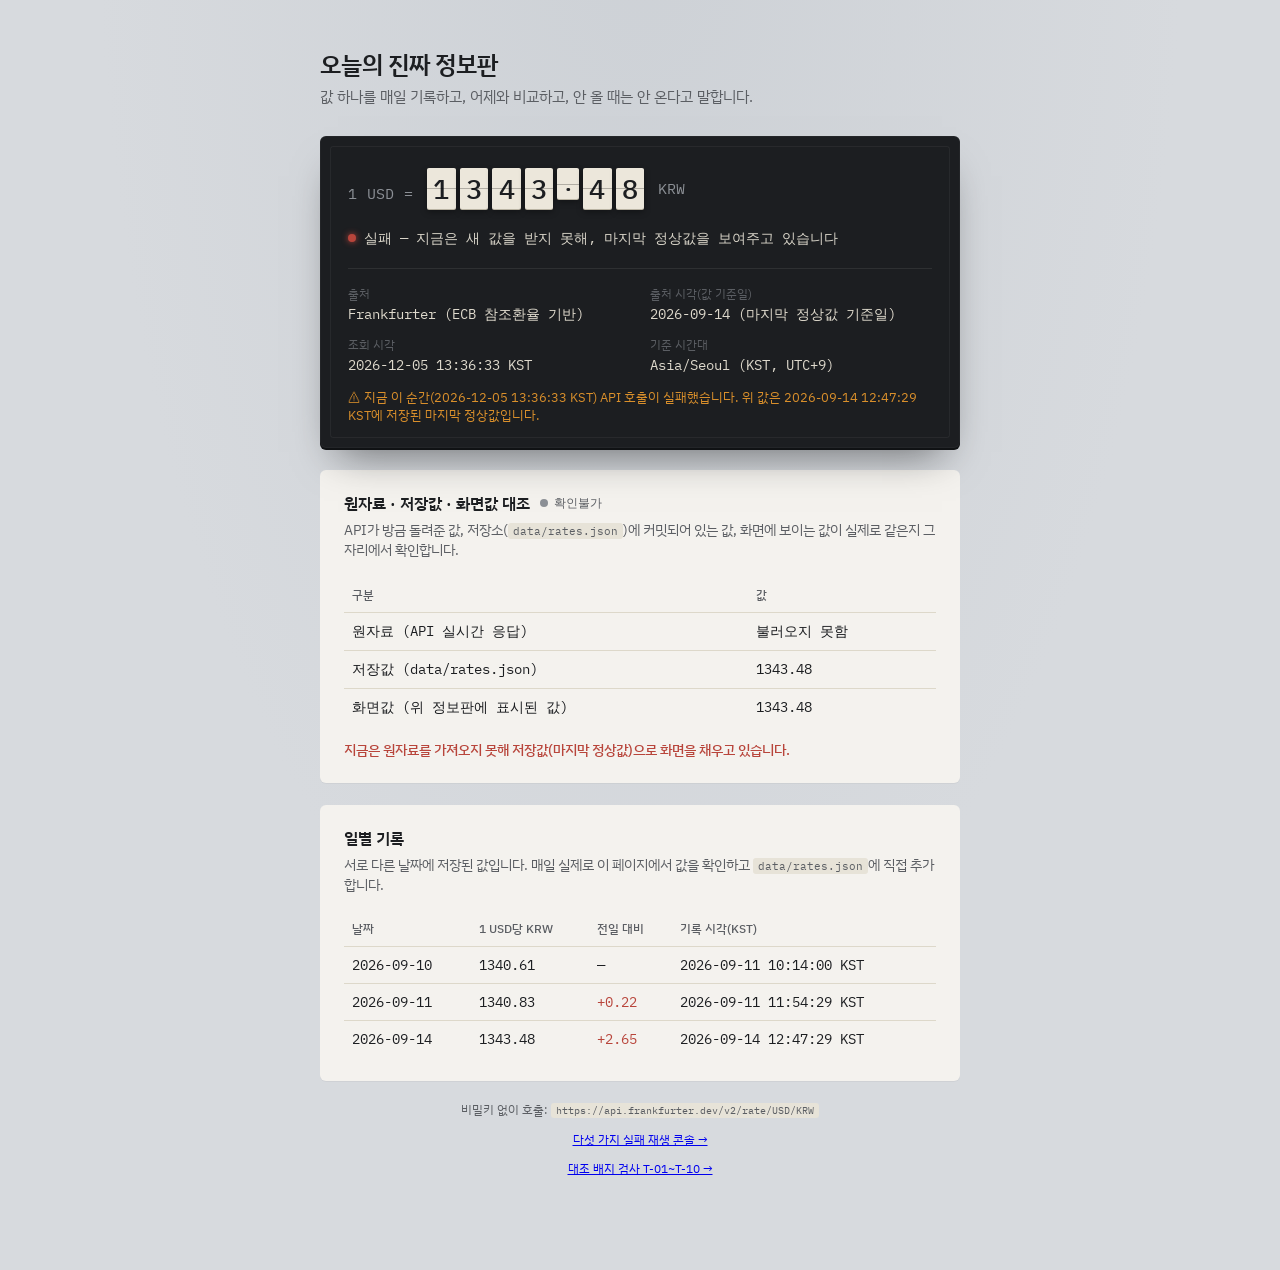
<file: index.html>
<!doctype html>
<html lang="ko">
<head>
<meta charset="UTF-8">
<meta name="viewport" content="width=device-width, initial-scale=1.0">
<title>오늘의 진짜 정보판 — USD/KRW</title>
<link rel="preconnect" href="https://fonts.googleapis.com">
<link rel="preconnect" href="https://fonts.gstatic.com" crossorigin>
<link href="https://fonts.googleapis.com/css2?family=IBM+Plex+Mono:wght@400;500;600&family=IBM+Plex+Sans+KR:wght@400;500;600&display=swap" rel="stylesheet">
<link rel="stylesheet" href="style.css">
</head>
<body>

  <main class="room">
    <header class="page-head">
      <h1>오늘의 진짜 정보판</h1>
      <p class="page-sub">값 하나를 매일 기록하고, 어제와 비교하고, 안 올 때는 안 온다고 말합니다.</p>
    </header>

    <section class="board" id="board" aria-live="polite">

      <div class="board-row board-top">
        <span class="board-label">1 USD =</span>
        <div class="flap-group" id="flapGroup" aria-label="환율 값"></div>
        <span class="board-unit" id="unitLabel">KRW</span>
      </div>

      <div class="board-status" id="statusLine">
        <span class="status-dot" id="statusDot"></span>
        <span id="statusText">조회 중…</span>
      </div>

      <dl class="board-meta">
        <div class="meta-item">
          <dt>출처</dt>
          <dd id="metaSource">—</dd>
        </div>
        <div class="meta-item">
          <dt>출처 시각(값 기준일)</dt>
          <dd id="metaSourceDate">—</dd>
        </div>
        <div class="meta-item">
          <dt>조회 시각</dt>
          <dd id="metaFetchedAt">—</dd>
        </div>
        <div class="meta-item">
          <dt>기준 시간대</dt>
          <dd id="metaTz">Asia/Seoul (KST, UTC+9)</dd>
        </div>
      </dl>

      <p class="board-note" id="boardNote"></p>
    </section>

    <section class="evidence">
      <h2>
        원자료 · 저장값 · 화면값 대조
        <span class="evidence-badge" id="evidenceBadge">
          <span class="dot"></span><span class="label">확인 중…</span>
        </span>
      </h2>
      <p class="evidence-sub">API가 방금 돌려준 값, 저장소(<code>data/rates.json</code>)에 커밋되어 있는 값, 화면에 보이는 값이 실제로 같은지 그 자리에서 확인합니다.</p>
      <table class="evidence-table" id="evidenceTable">
        <thead>
          <tr><th>구분</th><th>값</th></tr>
        </thead>
        <tbody>
          <tr>
            <td>원자료 (API 실시간 응답)</td>
            <td id="evRaw">—</td>
          </tr>
          <tr>
            <td>저장값 (data/rates.json)</td>
            <td id="evStored">—</td>
          </tr>
          <tr>
            <td>화면값 (위 정보판에 표시된 값)</td>
            <td id="evScreen">—</td>
          </tr>
        </tbody>
      </table>
      <p class="evidence-result" id="evidenceResult">확인 중…</p>
    </section>

    <section class="log">
      <h2>일별 기록</h2>
      <p class="log-sub">서로 다른 날짜에 저장된 값입니다. 매일 실제로 이 페이지에서 값을 확인하고 <code>data/rates.json</code>에 직접 추가합니다.</p>
      <table class="log-table" id="logTable">
        <thead>
          <tr><th>날짜</th><th>1 USD당 KRW</th><th>전일 대비</th><th>기록 시각(KST)</th></tr>
        </thead>
        <tbody id="logBody">
        </tbody>
      </table>
    </section>

    <footer class="page-foot">
      <p>비밀키 없이 호출: <code id="sourceUrlText">https://api.frankfurter.dev/v2/rate/USD/KRW</code></p>
      <p><a href="test.html">다섯 가지 실패 재생 콘솔 →</a></p>
      <p><a href="badge-test.html">대조 배지 검사 T-01~T-10 →</a></p>
    </footer>
  </main>

<script src="lib/evidence-badge.js"></script>
<script src="app.js"></script>
</body>
</html>
</file>
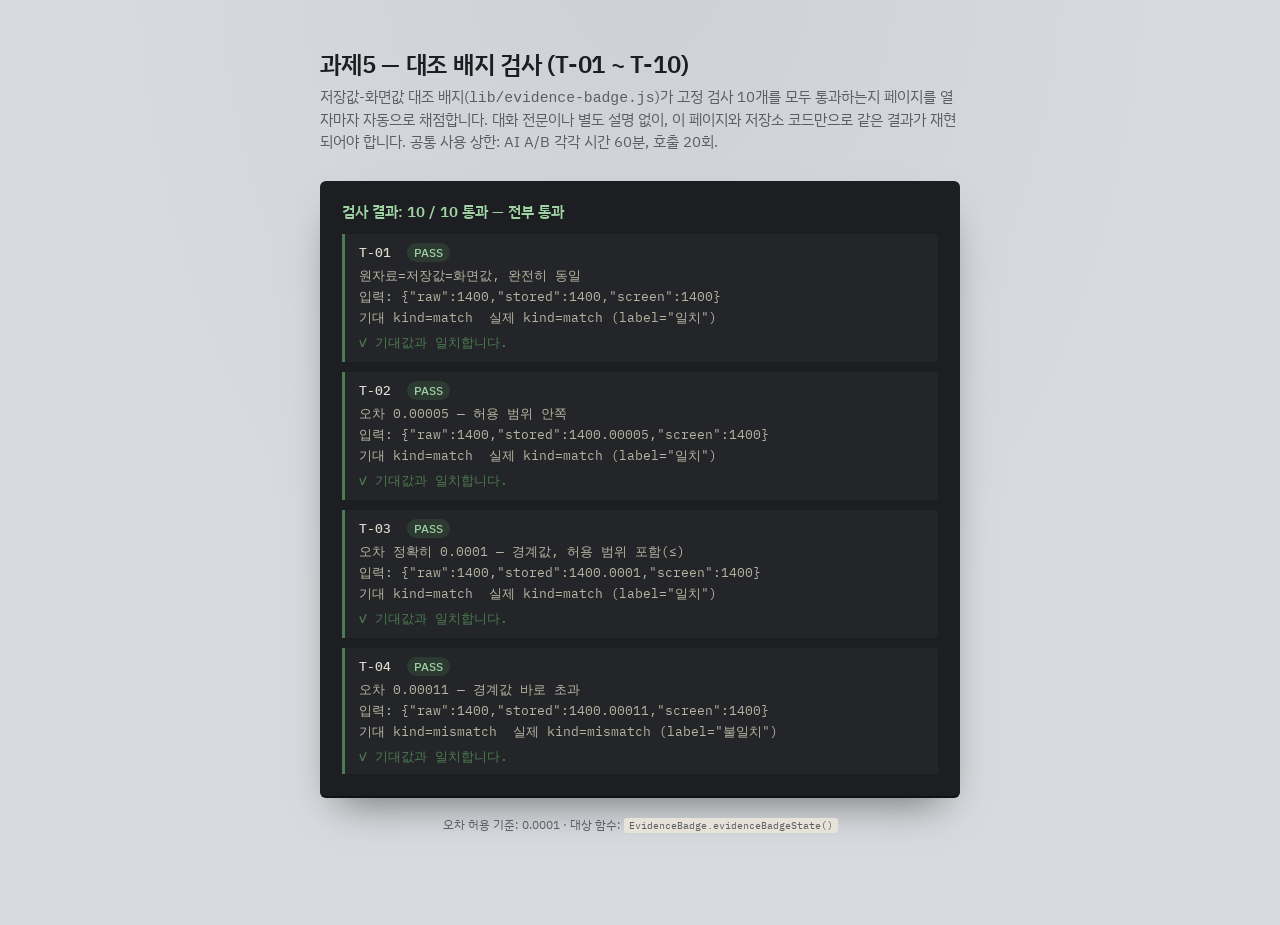
<file: badge-test.html>
<!doctype html>
<html lang="ko">
<head>
<meta charset="UTF-8">
<meta name="viewport" content="width=device-width, initial-scale=1.0">
<title>과제5 — 대조 배지 검사 T-01~T-10</title>
<link rel="preconnect" href="https://fonts.googleapis.com">
<link rel="preconnect" href="https://fonts.gstatic.com" crossorigin>
<link href="https://fonts.googleapis.com/css2?family=IBM+Plex+Mono:wght@400;500;600&family=IBM+Plex+Sans+KR:wght@400;500;600&display=swap" rel="stylesheet">
<link rel="stylesheet" href="style.css">
<link rel="stylesheet" href="test.css">
</head>
<body>
  <main class="room">
    <header class="page-head">
      <h1>과제5 — 대조 배지 검사 (T-01 ~ T-10)</h1>
      <p class="page-sub">
        저장값-화면값 대조 배지(<code>lib/evidence-badge.js</code>)가 고정 검사 10개를 모두 통과하는지
        페이지를 열자마자 자동으로 채점합니다. 대화 전문이나 별도 설명 없이, 이 페이지와 저장소 코드만으로
        같은 결과가 재현되어야 합니다. 공통 사용 상한: AI A/B 각각 시간 60분, 호출 20회.
      </p>
    </header>

    <section class="console-panel">
      <div class="console-head">
        <h2 id="summaryTitle">채점 중…</h2>
      </div>
      <div id="log" class="console-log"></div>
    </section>

    <footer class="page-foot">
      <p>오차 허용 기준: 0.0001 · 대상 함수: <code>EvidenceBadge.evidenceBadgeState()</code></p>
    </footer>
  </main>

<script src="lib/evidence-badge.js"></script>
<script src="badge-test.js"></script>
</body>
</html>
</file>
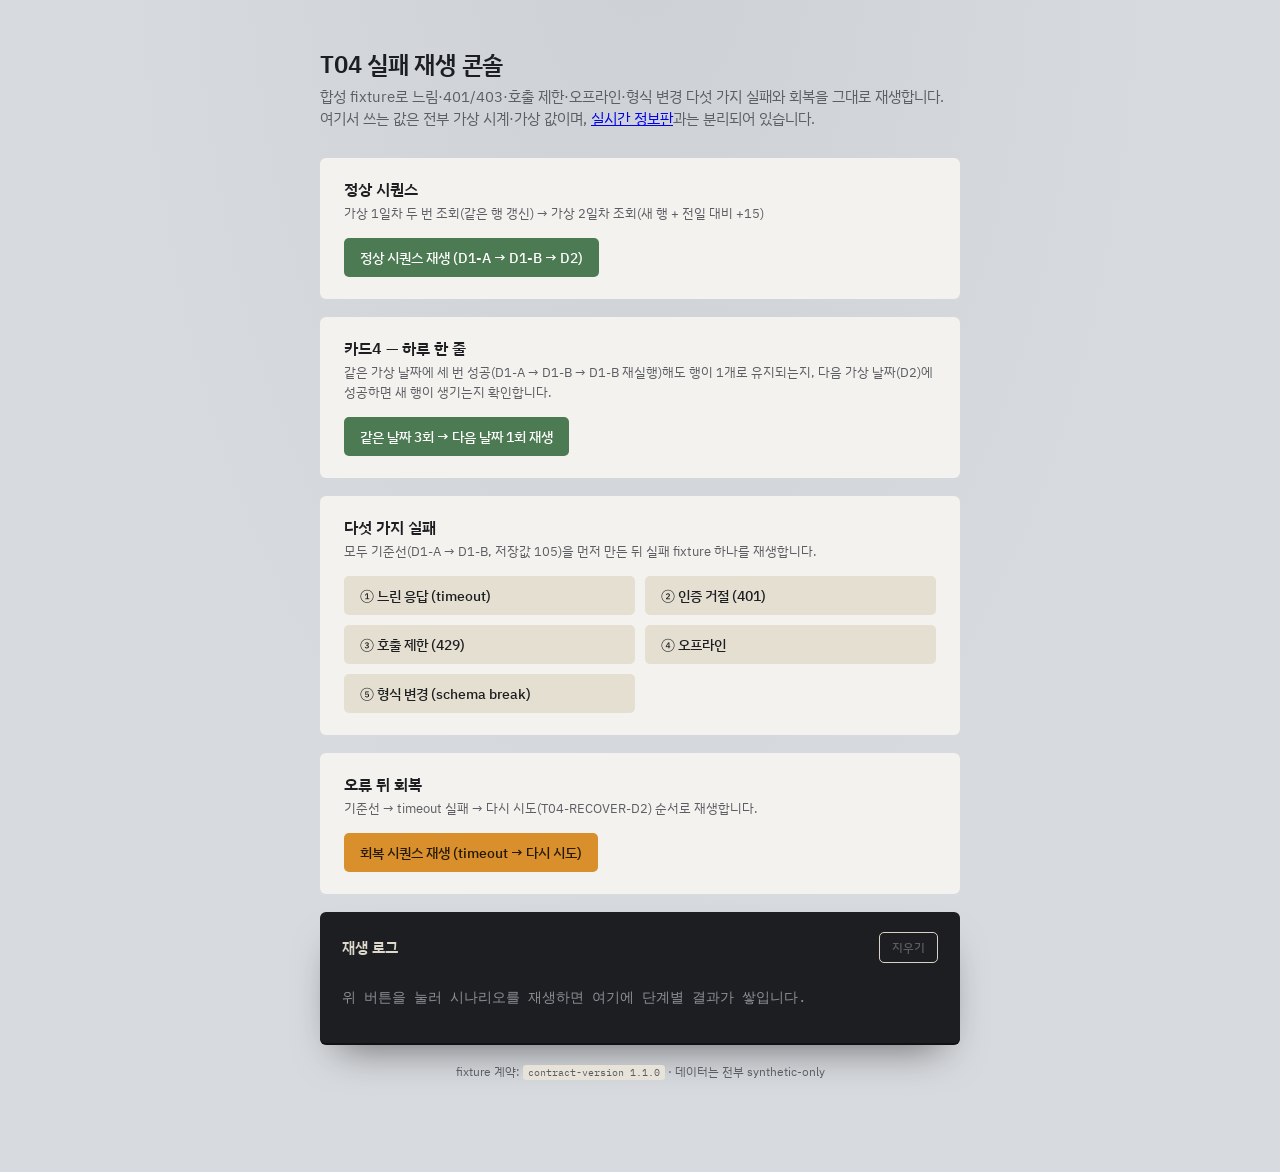
<file: test.html>
<!doctype html>
<html lang="ko">
<head>
<meta charset="UTF-8">
<meta name="viewport" content="width=device-width, initial-scale=1.0">
<title>T04 실패 재생 콘솔 — 오늘의 진짜 정보판</title>
<link rel="preconnect" href="https://fonts.googleapis.com">
<link rel="preconnect" href="https://fonts.gstatic.com" crossorigin>
<link href="https://fonts.googleapis.com/css2?family=IBM+Plex+Mono:wght@400;500;600&family=IBM+Plex+Sans+KR:wght@400;500;600&display=swap" rel="stylesheet">
<link rel="stylesheet" href="style.css">
<link rel="stylesheet" href="test.css">
</head>
<body>
  <main class="room">
    <header class="page-head">
      <h1>T04 실패 재생 콘솔</h1>
      <p class="page-sub">
        합성 fixture로 느림·401/403·호출 제한·오프라인·형식 변경 다섯 가지 실패와 회복을 그대로 재생합니다.
        여기서 쓰는 값은 전부 가상 시계·가상 값이며, <a href="index.html">실시간 정보판</a>과는 분리되어 있습니다.
      </p>
    </header>

    <section class="scenario-panel">
      <h2>정상 시퀀스</h2>
      <p class="panel-sub">가상 1일차 두 번 조회(같은 행 갱신) → 가상 2일차 조회(새 행 + 전일 대비 +15)</p>
      <button class="btn btn-normal" data-scenario="normal">정상 시퀀스 재생 (D1-A → D1-B → D2)</button>
    </section>

    <section class="scenario-panel">
      <h2>카드4 — 하루 한 줄</h2>
      <p class="panel-sub">같은 가상 날짜에 세 번 성공(D1-A → D1-B → D1-B 재실행)해도 행이 1개로 유지되는지, 다음 가상 날짜(D2)에 성공하면 새 행이 생기는지 확인합니다.</p>
      <button class="btn btn-normal" data-scenario="dedupe">같은 날짜 3회 → 다음 날짜 1회 재생</button>
    </section>

    <section class="scenario-panel">
      <h2>다섯 가지 실패</h2>
      <p class="panel-sub">모두 기준선(D1-A → D1-B, 저장값 105)을 먼저 만든 뒤 실패 fixture 하나를 재생합니다.</p>
      <div class="btn-grid">
        <button class="btn btn-fail" data-scenario="fail" data-fixture="T04-TIMEOUT">① 느린 응답 (timeout)</button>
        <button class="btn btn-fail" data-scenario="fail" data-fixture="T04-AUTH-401">② 인증 거절 (401)</button>
        <button class="btn btn-fail" data-scenario="fail" data-fixture="T04-RATE-429">③ 호출 제한 (429)</button>
        <button class="btn btn-fail" data-scenario="fail" data-fixture="T04-OFFLINE">④ 오프라인</button>
        <button class="btn btn-fail" data-scenario="fail" data-fixture="T04-SCHEMA-BREAK">⑤ 형식 변경 (schema break)</button>
      </div>
    </section>

    <section class="scenario-panel">
      <h2>오류 뒤 회복</h2>
      <p class="panel-sub">기준선 → timeout 실패 → 다시 시도(T04-RECOVER-D2) 순서로 재생합니다.</p>
      <button class="btn btn-recover" data-scenario="recover">회복 시퀀스 재생 (timeout → 다시 시도)</button>
    </section>

    <section class="console-panel">
      <div class="console-head">
        <h2>재생 로그</h2>
        <button class="btn btn-ghost" id="clearLog">지우기</button>
      </div>
      <div id="log" class="console-log">
        <p class="console-empty">위 버튼을 눌러 시나리오를 재생하면 여기에 단계별 결과가 쌓입니다.</p>
      </div>
    </section>

    <footer class="page-foot">
      <p>fixture 계약: <code>contract-version 1.1.0</code> · 데이터는 전부 synthetic-only</p>
    </footer>
  </main>

<script src="lib/adapter.js"></script>
<script src="test.js"></script>
</body>
</html>
</file>
<file: style.css>
:root{
  --room-bg: #d7dade;
  --room-bg-2: #cdd1d6;
  --board-bg: #1c1e21;
  --board-edge: #101214;
  --flap-bg: #ece7db;
  --flap-shadow: #b9b3a2;
  --ink: #1c1e21;
  --amber: #d98f2b;
  --amber-dim: #8a5e1e;
  --red: #b8453b;
  --green: #4c7a52;
  --slate: #8c9096;
  --slate-dim: #5b5e63;
  --paper: #f4f2ee;
  --font-mono: "IBM Plex Mono", ui-monospace, "SFMono-Regular", Menlo, monospace;
  --font-sans: "IBM Plex Sans KR", "Pretendard", -apple-system, sans-serif;
}

*{ box-sizing: border-box; }

body{
  margin: 0;
  min-height: 100vh;
  background:
    radial-gradient(ellipse at 50% -10%, var(--room-bg-2), var(--room-bg) 60%);
  font-family: var(--font-sans);
  color: var(--ink);
  padding: 48px 20px 80px;
}

.room{
  max-width: 640px;
  margin: 0 auto;
}

.page-head{
  text-align: left;
  margin-bottom: 28px;
}
.page-head h1{
  font-size: 1.5rem;
  font-weight: 600;
  margin: 0 0 6px;
  letter-spacing: -0.01em;
}
.page-sub{
  margin: 0;
  color: var(--slate-dim);
  font-size: 0.92rem;
  line-height: 1.5;
}

/* ---- Board ---- */
.board{
  background: var(--board-bg);
  border-radius: 6px;
  padding: 32px 28px 24px;
  box-shadow:
    0 2px 0 var(--board-edge),
    0 22px 40px -18px rgba(10,10,10,0.55),
    inset 0 0 0 1px rgba(255,255,255,0.03);
  position: relative;
}
.board::before{
  /* mounting screws, subtle */
  content: "";
  position: absolute;
  inset: 10px;
  border: 1px solid rgba(255,255,255,0.05);
  border-radius: 3px;
  pointer-events: none;
}

.board-row.board-top{
  display: flex;
  align-items: baseline;
  gap: 14px;
  flex-wrap: wrap;
}
.board-label{
  font-family: var(--font-mono);
  color: var(--slate);
  font-size: 0.95rem;
  letter-spacing: 0.02em;
}
.board-unit{
  font-family: var(--font-mono);
  color: var(--slate);
  font-size: 0.95rem;
  align-self: center;
}

.flap-group{
  display: flex;
  gap: 4px;
}
.flap{
  background: var(--flap-bg);
  color: var(--ink);
  font-family: var(--font-mono);
  font-weight: 500;
  font-size: 1.7rem;
  width: 1.05em;
  height: 1.5em;
  display: flex;
  align-items: center;
  justify-content: center;
  border-radius: 2px;
  position: relative;
  box-shadow: 0 1px 0 var(--flap-shadow), 0 3px 6px rgba(0,0,0,0.35);
}
.flap::after{
  /* the split line across the middle of each flap */
  content: "";
  position: absolute;
  left: 0; right: 0; top: 50%;
  height: 1px;
  background: rgba(0,0,0,0.25);
}
.flap.dim{
  color: var(--slate-dim);
  background: #d9d4c6;
}
.flap.punct{
  font-size: 1.3rem;
}

.board-status{
  display: flex;
  align-items: center;
  gap: 8px;
  margin-top: 20px;
  font-family: var(--font-mono);
  font-size: 0.85rem;
}
.status-dot{
  width: 8px;
  height: 8px;
  border-radius: 50%;
  background: var(--slate);
  flex: none;
}
.status-dot.ok{ background: var(--green); box-shadow: 0 0 6px var(--green); }
.status-dot.stale{ background: var(--amber); box-shadow: 0 0 6px var(--amber); }
.status-dot.fail{ background: var(--red); box-shadow: 0 0 6px var(--red); }
#statusText{ color: #d8d4c8; }

.board-meta{
  margin: 20px 0 0;
  display: grid;
  grid-template-columns: 1fr 1fr;
  gap: 12px 20px;
  padding-top: 16px;
  border-top: 1px solid rgba(255,255,255,0.08);
}
.meta-item dt{
  font-size: 0.72rem;
  color: var(--slate-dim);
  margin: 0 0 3px;
}
.meta-item dd{
  margin: 0;
  font-family: var(--font-mono);
  font-size: 0.85rem;
  color: #ded9cc;
}

.board-note{
  margin: 14px 0 0;
  font-size: 0.8rem;
  color: var(--amber);
  min-height: 1.2em;
}

/* ---- Evidence + Log sections (paper cards) ---- */
.evidence, .log{
  background: var(--paper);
  border-radius: 6px;
  padding: 22px 24px 24px;
  margin-top: 22px;
  box-shadow: 0 1px 0 rgba(0,0,0,0.04);
}
.evidence h2, .log h2{
  font-size: 1rem;
  margin: 0 0 6px;
  font-weight: 600;
  display: flex;
  align-items: center;
  gap: 10px;
}

.evidence-badge{
  display: inline-flex;
  align-items: center;
  gap: 6px;
  font-size: 0.72rem;
  font-weight: 500;
  font-family: var(--font-mono);
  color: var(--slate-dim);
}
.evidence-badge .dot{
  width: 8px;
  height: 8px;
  border-radius: 50%;
  background: var(--slate);
  flex: none;
}
.evidence-badge.match .dot{ background: var(--green); box-shadow: 0 0 6px var(--green); }
.evidence-badge.mismatch .dot{ background: var(--red); box-shadow: 0 0 6px var(--red); }
.evidence-badge.unknown .dot{ background: var(--slate); }
.evidence-badge.match .label{ color: var(--green); }
.evidence-badge.mismatch .label{ color: var(--red); }
.evidence-badge.unknown .label{ color: var(--slate-dim); }
.evidence-sub, .log-sub{
  margin: 0 0 16px;
  font-size: 0.85rem;
  color: var(--slate-dim);
  line-height: 1.5;
}
.evidence-sub code, .log-sub code, .page-foot code{
  font-family: var(--font-mono);
  background: #e7e3d8;
  padding: 1px 5px;
  border-radius: 3px;
  font-size: 0.82em;
}

table{
  width: 100%;
  border-collapse: collapse;
  font-size: 0.88rem;
}
th, td{
  text-align: left;
  padding: 9px 8px;
  border-bottom: 1px solid #ddd8ca;
}
th{
  color: var(--slate-dim);
  font-weight: 500;
  font-size: 0.78rem;
}
td{ font-family: var(--font-mono); }
tbody tr:last-child td{ border-bottom: none; }

.evidence-result{
  margin: 14px 0 0;
  font-size: 0.88rem;
  font-weight: 500;
}
.evidence-result.ok{ color: var(--green); }
.evidence-result.mismatch{ color: var(--red); }

.diff-up{ color: var(--red); }
.diff-down{ color: var(--green); }
.diff-flat{ color: var(--slate-dim); }

.page-foot{
  margin-top: 20px;
  text-align: center;
  font-size: 0.78rem;
  color: var(--slate-dim);
}

@media (max-width: 480px){
  .board{ padding: 24px 18px 20px; }
  .flap{ font-size: 1.3rem; width: 1em; height: 1.4em; }
  .board-meta{ grid-template-columns: 1fr; }
}

@media (prefers-reduced-motion: reduce){
  * { transition: none !important; }
}
</file>
<file: test.css>
.scenario-panel{
  background: var(--paper);
  border-radius: 6px;
  padding: 20px 24px 22px;
  margin-top: 18px;
}
.scenario-panel h2{
  font-size: 0.98rem;
  margin: 0 0 4px;
  font-weight: 600;
}
.panel-sub{
  margin: 0 0 14px;
  font-size: 0.83rem;
  color: var(--slate-dim);
  line-height: 1.5;
}

.btn{
  font-family: var(--font-sans);
  font-size: 0.85rem;
  font-weight: 500;
  border: none;
  border-radius: 5px;
  padding: 10px 16px;
  cursor: pointer;
  transition: filter 0.15s ease;
}
.btn:hover{ filter: brightness(1.06); }
.btn:active{ filter: brightness(0.95); }

.btn-normal{ background: var(--green); color: #fff; }
.btn-fail{ background: #e4dfd1; color: var(--ink); text-align: left; }
.btn-recover{ background: var(--amber); color: #241a06; }
.btn-ghost{ background: transparent; color: var(--slate-dim); border: 1px solid #d8d3c4; padding: 6px 12px; font-size: 0.78rem; }

.btn-grid{
  display: grid;
  grid-template-columns: 1fr 1fr;
  gap: 10px;
}
@media (max-width: 480px){
  .btn-grid{ grid-template-columns: 1fr; }
}

.console-panel{
  background: var(--board-bg);
  border-radius: 6px;
  padding: 20px 22px 22px;
  margin-top: 18px;
  box-shadow: 0 2px 0 var(--board-edge), 0 22px 40px -18px rgba(10,10,10,0.55);
}
.console-head{
  display: flex;
  align-items: center;
  justify-content: space-between;
  margin-bottom: 12px;
}
.console-head h2{
  color: #ded9cc;
  font-size: 0.95rem;
  margin: 0;
  font-weight: 600;
}
.console-empty{
  color: var(--slate);
  font-size: 0.85rem;
  font-family: var(--font-mono);
}

.console-log{
  max-height: 60vh;
  overflow-y: auto;
  font-family: var(--font-mono);
  font-size: 0.82rem;
}

.step{
  border-left: 3px solid var(--slate);
  padding: 10px 14px;
  margin-bottom: 10px;
  background: rgba(255,255,255,0.03);
  border-radius: 0 4px 4px 0;
}
.step.pass{ border-left-color: var(--green); }
.step.fail{ border-left-color: var(--red); }

.step-title{
  color: #ded9cc;
  font-weight: 500;
  margin-bottom: 4px;
}
.step-title .badge{
  font-size: 0.72rem;
  padding: 1px 7px;
  border-radius: 10px;
  margin-left: 8px;
  font-family: var(--font-sans);
}
.badge.ok{ background: rgba(76,122,82,0.25); color: #9fd3a4; }
.badge.err{ background: rgba(184,69,59,0.25); color: #f0a89f; }
.badge.stale{ background: rgba(217,143,43,0.25); color: #f0c383; }

.step-body{
  color: #b9b3a2;
  line-height: 1.6;
  white-space: pre-wrap;
}
.step-match{
  margin-top: 6px;
  font-weight: 500;
}
.step-match.ok{ color: var(--green); }
.step-match.mismatch{ color: var(--red); }

.retry-row{
  margin-top: 10px;
}
</file>
